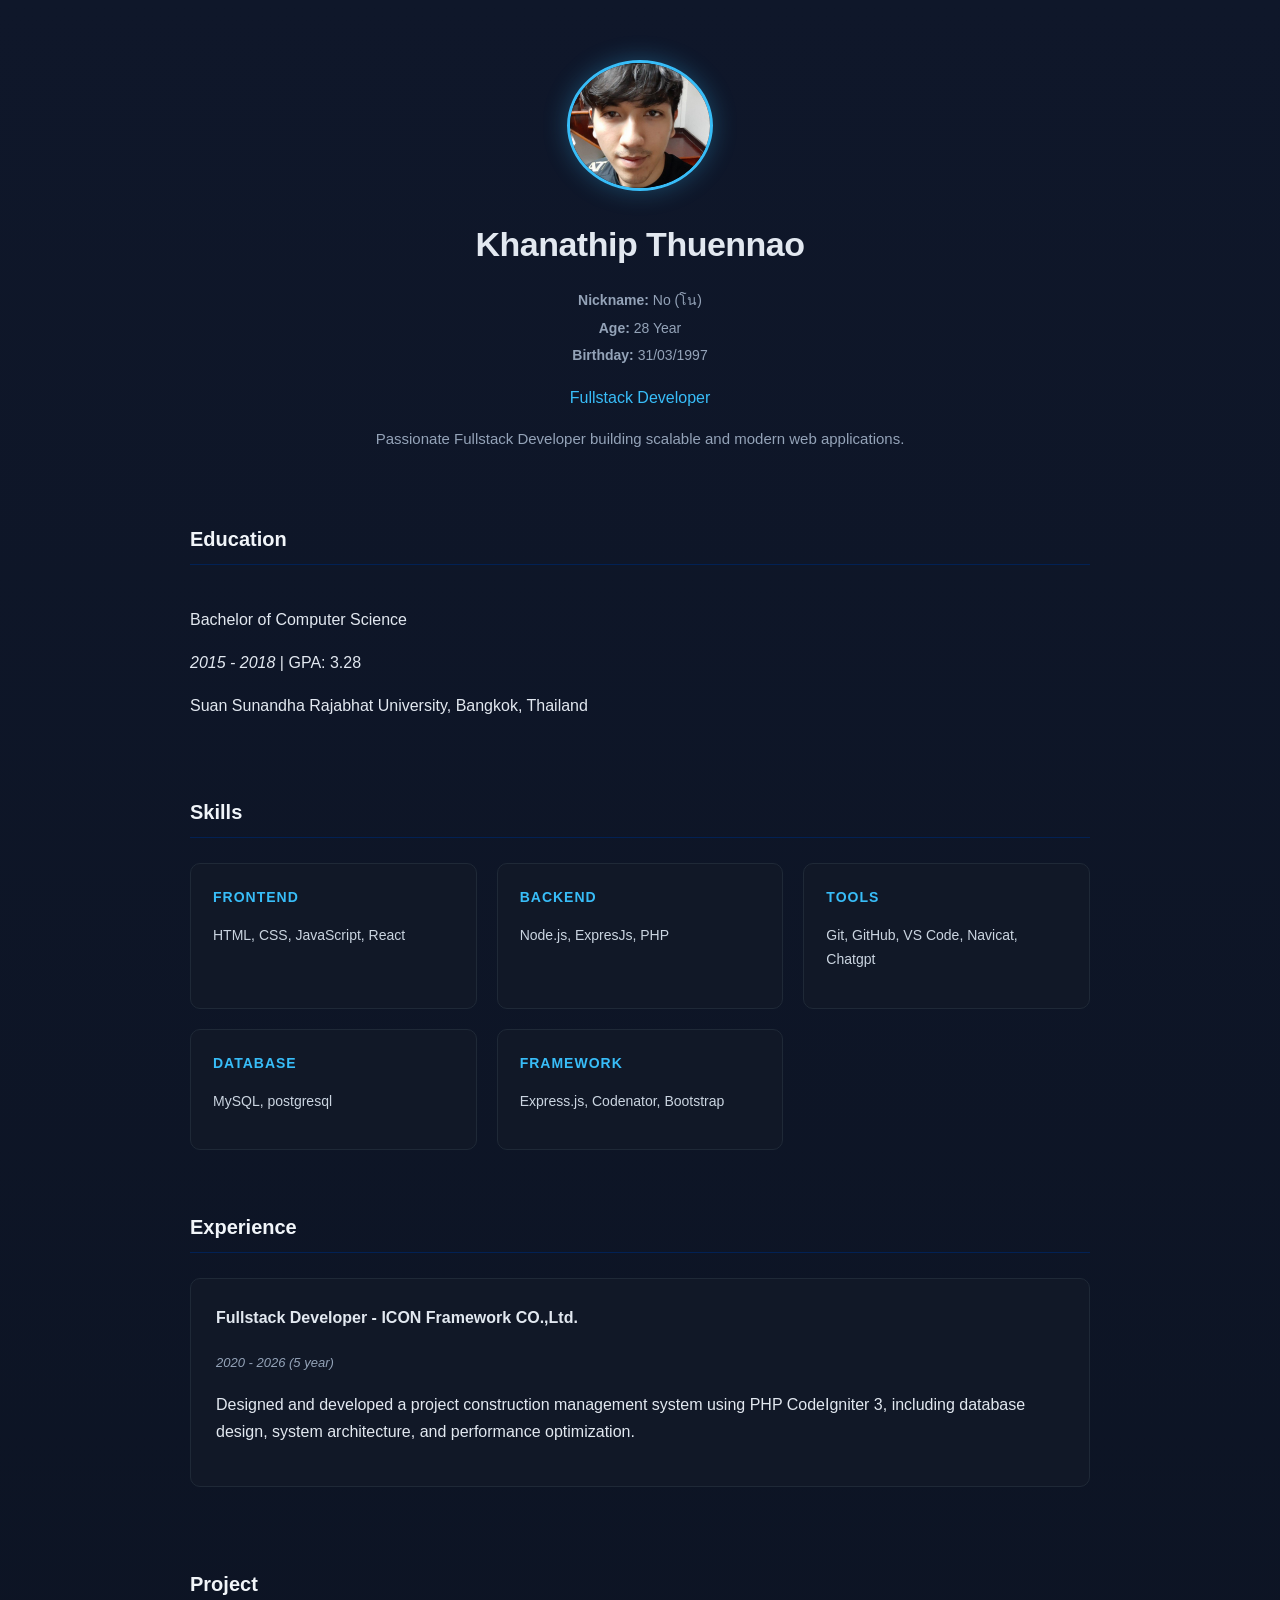
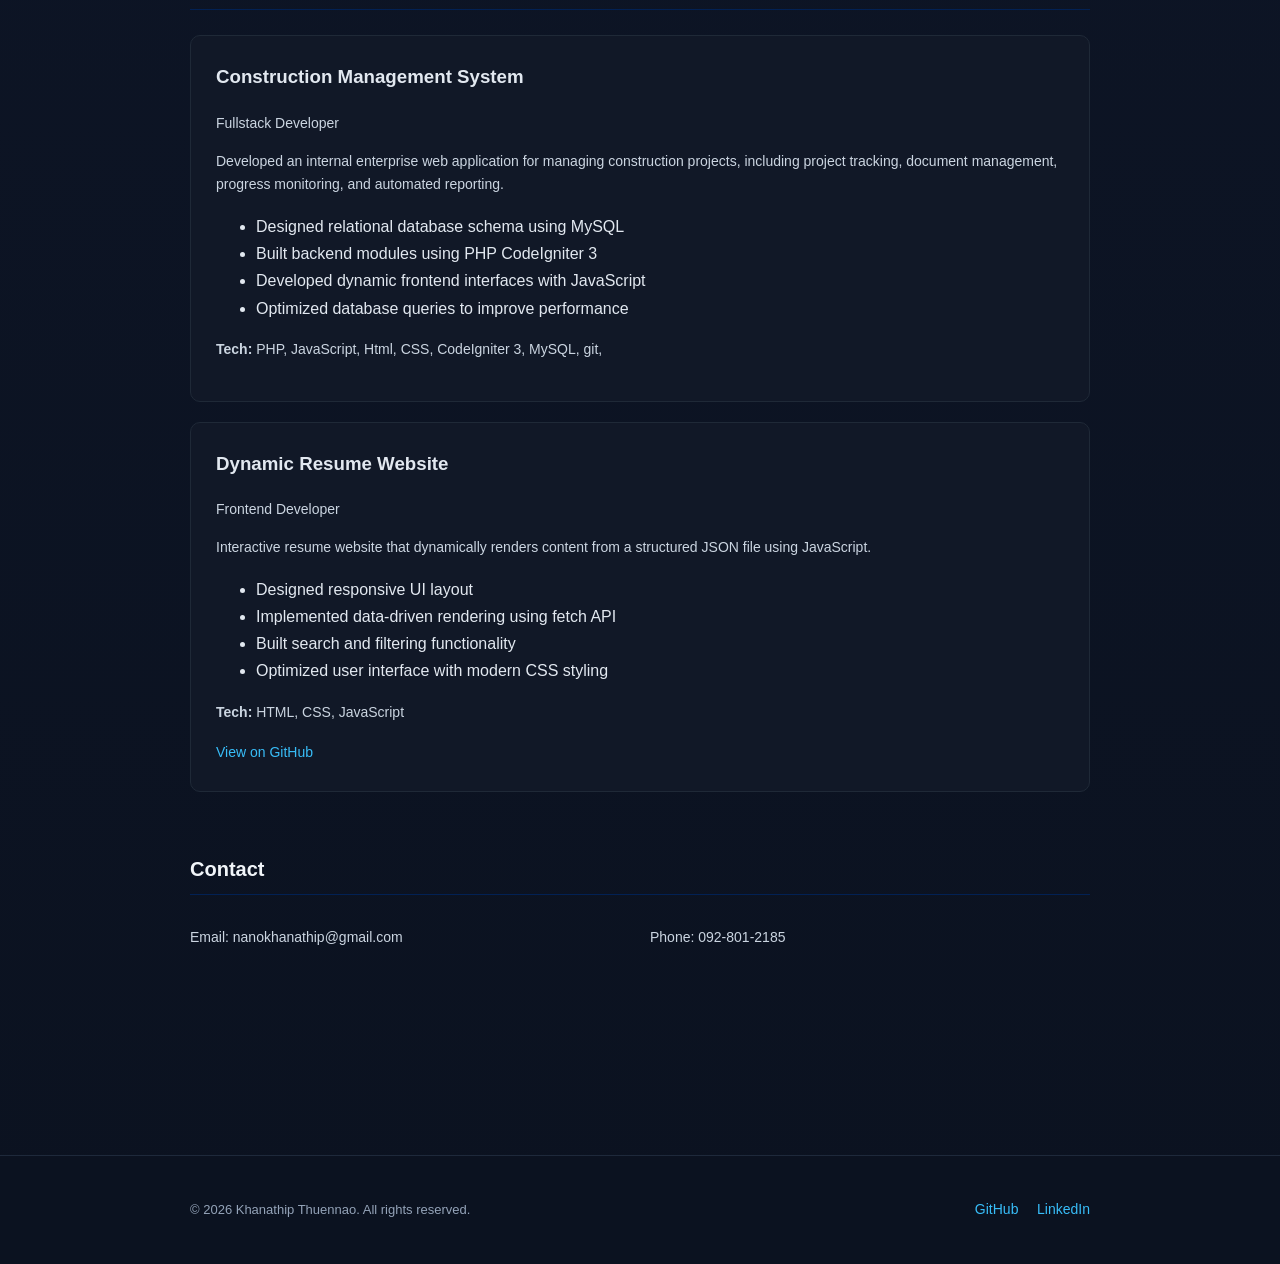
<file: index.html>
<!DOCTYPE html>
<html lang="en">

<head>
  <meta charset="UTF-8" />
  <meta name="viewport" content="width=device-width, initial-scale=1.0" />
  <title>Khanathip | Developer</title>
  <link rel="stylesheet" href="style.css" />
</head>

<body>

  <div class="container">

    <header class="hero">

      <div class="profile-wrapper">
        <img src="profile.png" alt="Profile Photo" class="profile-img">
      </div>

      <h1 id="name"></h1>

      <div class="personal-info">
        <p><strong>Nickname:</strong> <span id="nickname"></span></p>
        <p><strong>Age:</strong> <span id="age"></span> Year</p>
        <p><strong>Birthday:</strong> <span id="birthdate"></span></p>
      </div>

      <p class="title" id="title"></p>
      <p class="summary" id="summary"></p>

    </header>

    <section>
      <h2>Education</h2>
      <div id="education" class="skills-grid"></div>
    </section>

    <section>
      <h2>Skills</h2>
      <div id="skills" class="skills-grid"></div>
    </section>

    <section>
      <h2>Experience</h2>
      <div id="experience" class="skills-grid"> </div>
    </section>

    <section>
      <h2>Project</h2>
      <div id="projects" class="projects-grid"></div>
    </section>

    <section>
      <h2>Contact</h2>
      <div id="contact" class="skills-grid"></div>
    </section>

  </div>

  <script src="script.js"></script>
</body>

<footer class="main-footer">
  <div class="footer-container">
    <p>© 2026 Khanathip Thuennao. All rights reserved.</p>
    <div class="footer-links">
      <a href="https://github.com/nanokhanathip" target="_blank">GitHub</a>
      <a href="https://www.linkedin.com/in/nano-khanathip-54a6613ab" target="_blank">LinkedIn</a>
    </div>
  </div>
</footer>

</html>
</file>
<file: style.css>
/* ===== Base ===== */
body {
  margin: 0;
  font-family: -apple-system, BlinkMacSystemFont, "Segoe UI", Roboto, sans-serif;
  background: linear-gradient(180deg, #0f172a, #0b1220);
  color: #e2e8f0;
  line-height: 1.7;
}

.container {
  max-width: 900px;
  margin: auto;
  padding: 60px 24px;
}

/* ===== Hero ===== */
.hero {
  text-align: center;
  margin-bottom: 70px;
}

.profile-wrapper {
  display: flex;
  justify-content: center;
  margin-bottom: 20px;
}

.profile-img {
  width: 110px;
  height: 110px;
  border-radius: 50%;
  object-fit: cover;
  border: 2px solid #1e293b;
}

.hero h1 {
  font-size: 34px;
  font-weight: 600;
  margin: 10px 0 5px;
  letter-spacing: -0.5px;
}

.title {
  font-size: 16px;
  color: #38bdf8;
  margin-bottom: 15px;
}

.summary {
  max-width: 600px;
  margin: auto;
  color: #94a3b8;
  font-size: 15px;
}

/* ===== Section ===== */
section {
  margin-bottom: 60px;
}

h2 {
  font-size: 20px;
  font-weight: 600;
  margin-bottom: 25px;
  color: #f1f5f9;
  border-bottom: 1px solid #022154;
  padding-bottom: 8px;
}

/* ===== Skills ===== */
.skills-grid {
  display: grid;
  grid-template-columns: repeat(auto-fit, minmax(220px, 1fr));
  gap: 20px;
}

.skill-card {
  background: #111827;
  padding: 22px;
  border-radius: 10px;
  border: 1px solid #1f2937;
}

.skill-card strong {
  color: #38bdf8;
  font-size: 14px;
  letter-spacing: 1px;
  display: block;
  margin-bottom: 12px;
}

.skill-card p {
  color: #cbd5e1;
  font-size: 14px;
}

.skill-card:hover {
  transform: scale(1.05);
}

/* ===== Experience ===== */
#experience div {
  background: #111827;
  padding: 25px;
  border-radius: 10px;
  border: 1px solid #1f2937;
  margin-bottom: 20px;
}

#experience h3 {
  margin: 0 0 5px;
  font-size: 16px;
}

#experience em {
  font-size: 13px;
  color: #94a3b8;
}

/* ===== Projects ===== */
.projects-grid {
  display: grid;
  gap: 20px;
}

.project-card {
  background: #111827;
  padding: 25px;
  border-radius: 10px;
  border: 1px solid #1f2937;
}

.project-card h3 {
  margin-top: 0;
}

.project-card p {
  color: #cbd5e1;
  font-size: 14px;
}

a {
  color: #38bdf8;
  text-decoration: none;
  font-size: 14px;
}

a:hover {
  text-decoration: underline;
}

/* ===== Contact ===== */
#contact p {
  font-size: 14px;
  color: #cbd5e1;
  margin: 6px 0;
}

/* ===== Profile Image ===== */
.profile-wrapper {
  display: flex;
  justify-content: center;
  margin-bottom: 25px;
}

.profile-img {
  width: 140px;
  height: 125px;
  border-radius: 50%;
  object-fit: cover;
  border: 3px solid #38bdf8;
  box-shadow: 0 0 25px rgba(56, 189, 248, 0.3);
  transition: 0.3s ease;
}

.profile-img:hover {
  transform: scale(1.05);
}

/* ===== Responsive ===== */
@media (max-width: 768px) {
  .hero h1 {
    font-size: 32px;
  }

  .container {
    padding: 40px 20px;
  }
}

/* ===== Responsive ===== */
.personal-info {
  margin-top: 15px;
  font-size: 14px;
  color: #94a3b8;
}

.personal-info p {
  margin: 4px 0;
}

/* ===== Footer ===== */

.main-footer {
  border-top: 1px solid #1e293b;
  margin-top: 80px;
  padding: 30px 0;
  background: #0b1220;
}

.footer-container {
  max-width: 900px;
  margin: auto;
  padding: 0 24px;
  display: flex;
  justify-content: space-between;
  align-items: center;
  font-size: 13px;
  color: #94a3b8;
}

.footer-links a {
  margin-left: 15px;
  color: #38bdf8;
  text-decoration: none;
}

.footer-links a:hover {
  text-decoration: underline;
}
</file>
